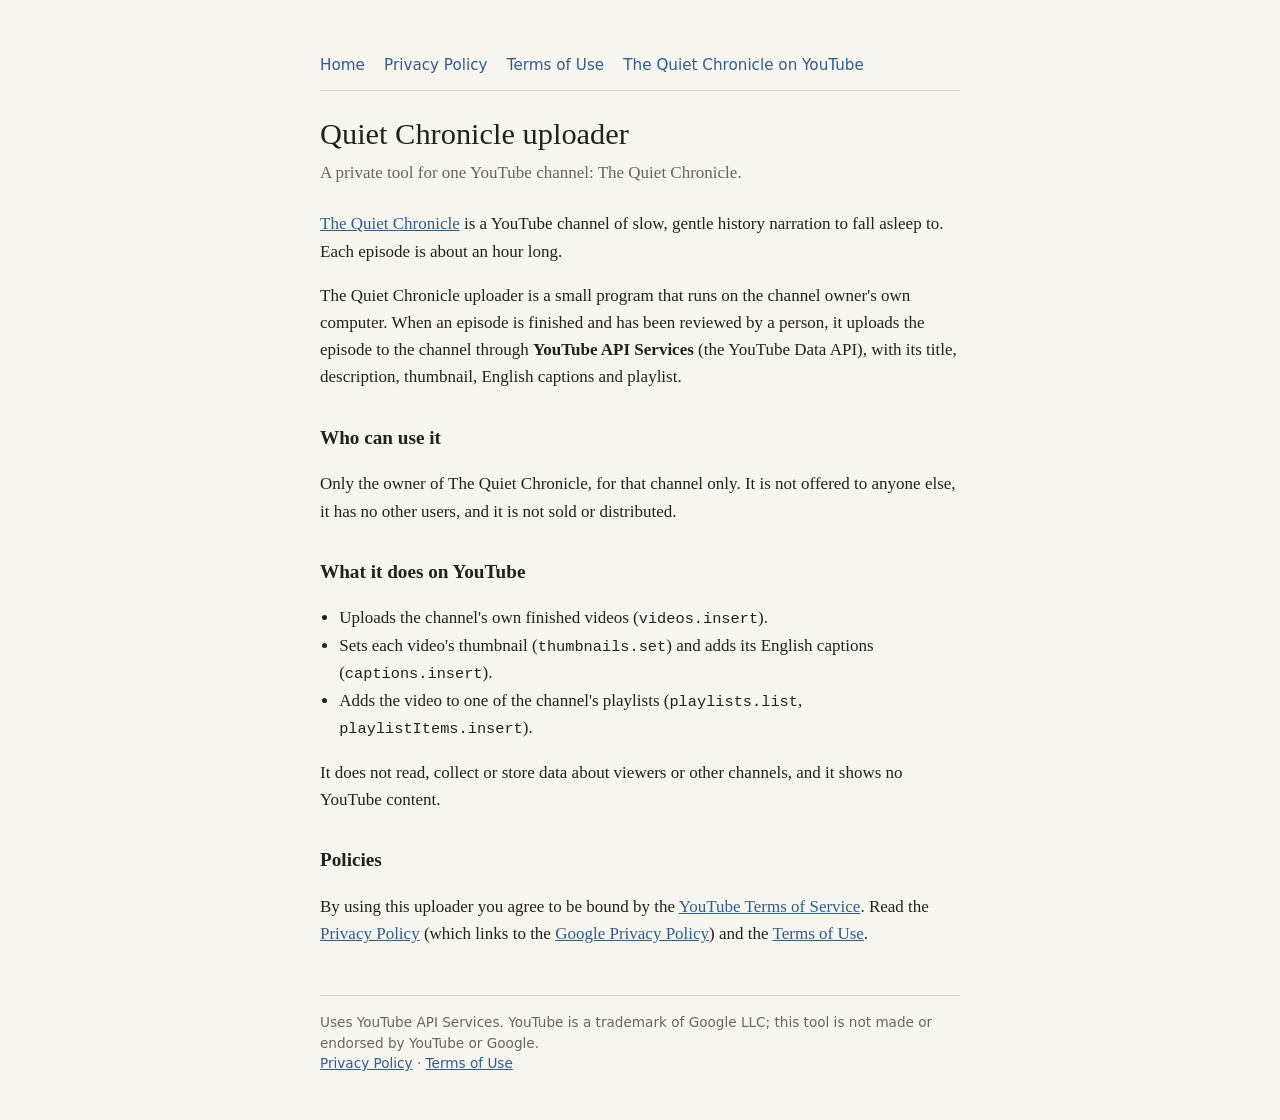
<file: index.html>
<!doctype html>
<html lang="en">
<head>
<meta charset="utf-8">
<meta name="viewport" content="width=device-width, initial-scale=1">
<title>Quiet Chronicle uploader</title>
<meta name="description" content="The private tool The Quiet Chronicle uses to upload its own videos to its own YouTube channel.">
<link rel="stylesheet" href="style.css">
</head>
<body>
<main>
<nav>
  <a href="./">Home</a>
  <a href="privacy.html">Privacy Policy</a>
  <a href="terms.html">Terms of Use</a>
  <a href="https://www.youtube.com/@thequietchroniclehistory">The Quiet Chronicle on YouTube</a>
</nav>

<h1>Quiet Chronicle uploader</h1>
<p class="sub">A private tool for one YouTube channel: The Quiet Chronicle.</p>

<p><a href="https://www.youtube.com/@thequietchroniclehistory">The Quiet Chronicle</a> is a YouTube
channel of slow, gentle history narration to fall asleep to. Each episode is about an hour long.</p>

<p>The Quiet Chronicle uploader is a small program that runs on the channel owner's own computer.
When an episode is finished and has been reviewed by a person, it uploads the episode to the
channel through <strong>YouTube API Services</strong> (the YouTube Data API), with its title,
description, thumbnail, English captions and playlist.</p>

<h2>Who can use it</h2>
<p>Only the owner of The Quiet Chronicle, for that channel only. It is not offered to anyone else, it
has no other users, and it is not sold or distributed.</p>

<h2>What it does on YouTube</h2>
<ul>
  <li>Uploads the channel's own finished videos (<code>videos.insert</code>).</li>
  <li>Sets each video's thumbnail (<code>thumbnails.set</code>) and adds its English captions
      (<code>captions.insert</code>).</li>
  <li>Adds the video to one of the channel's playlists (<code>playlists.list</code>,
      <code>playlistItems.insert</code>).</li>
</ul>
<p>It does not read, collect or store data about viewers or other channels, and it shows no
YouTube content.</p>

<h2>Policies</h2>
<p>By using this uploader you agree to be bound by the
<a href="https://www.youtube.com/t/terms">YouTube Terms of Service</a>. Read the
<a href="privacy.html">Privacy Policy</a> (which links to the
<a href="https://policies.google.com/privacy">Google Privacy Policy</a>) and the
<a href="terms.html">Terms of Use</a>.</p>

<footer>
  Uses YouTube API Services. YouTube is a trademark of Google LLC; this tool is not made or endorsed by
  YouTube or Google.<br>
  <a href="privacy.html">Privacy Policy</a> · <a href="terms.html">Terms of Use</a>
</footer>
</main>
</body>
</html>
</file>
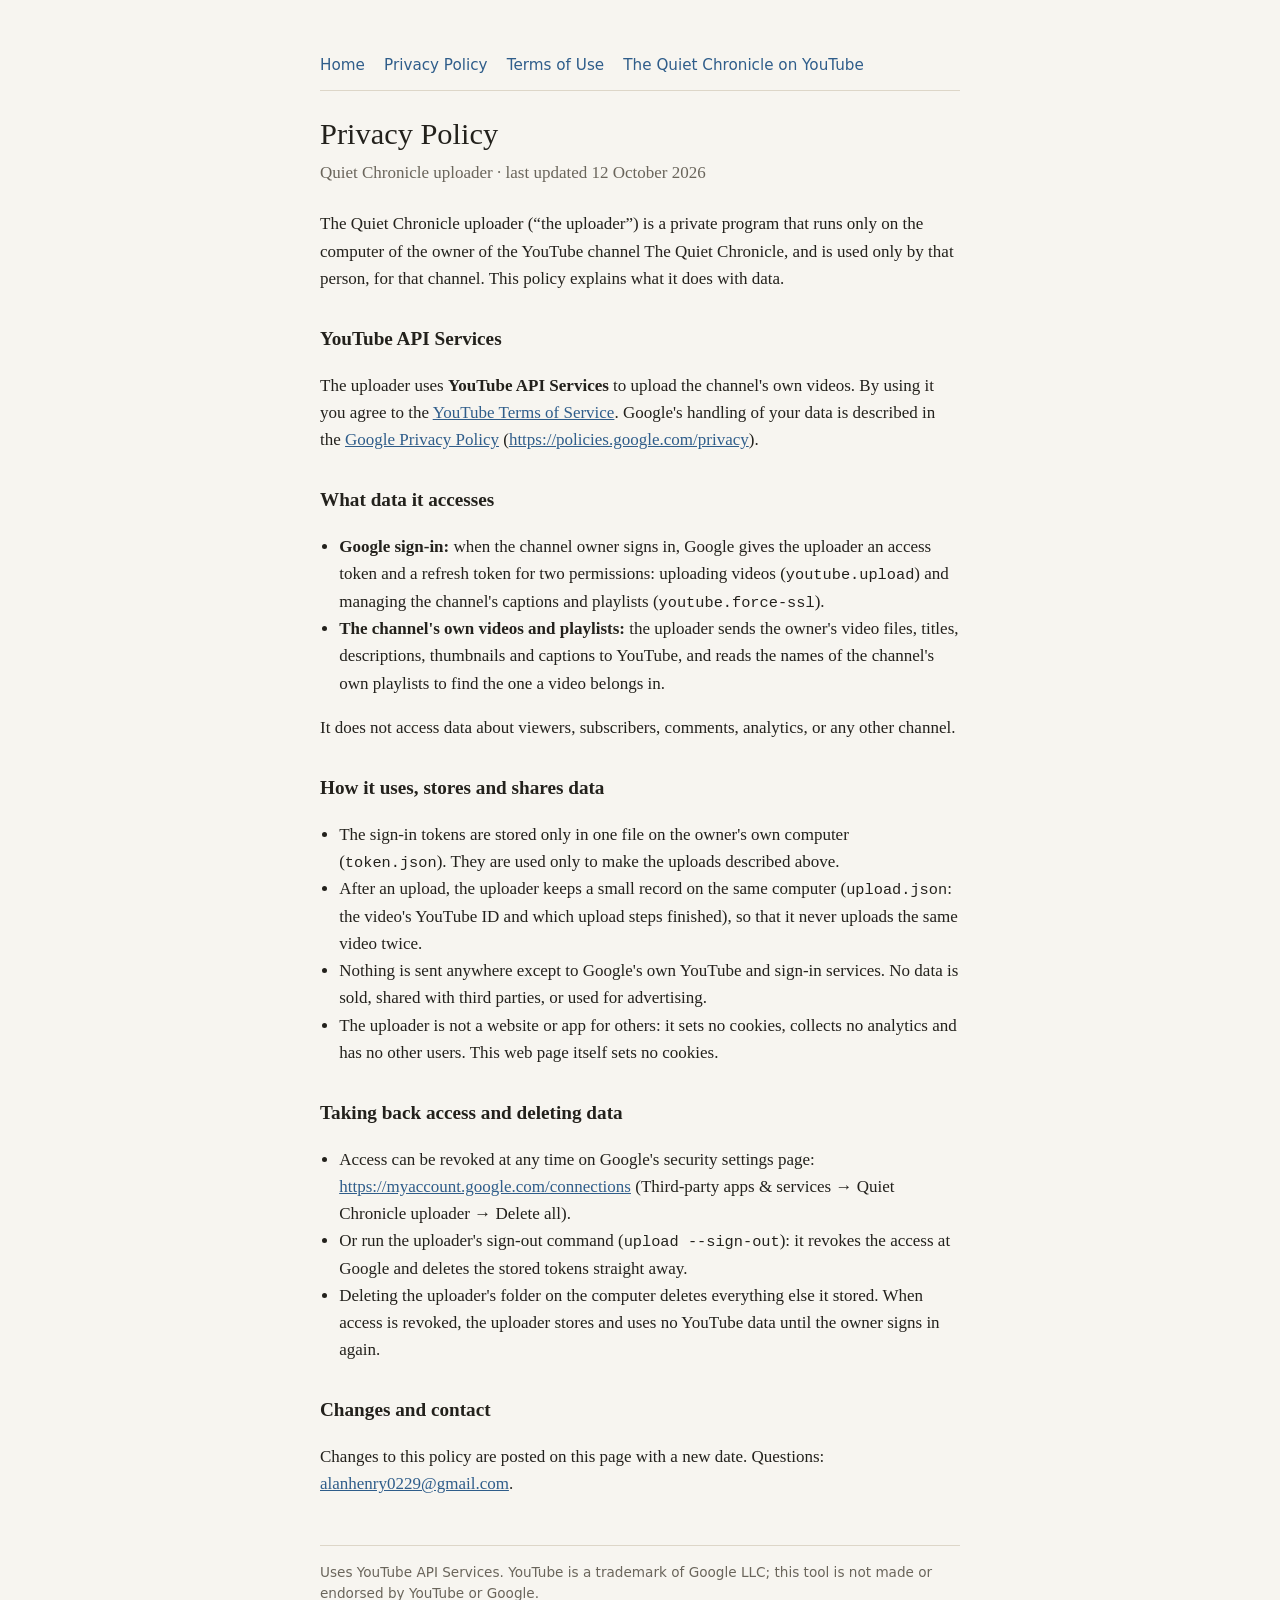
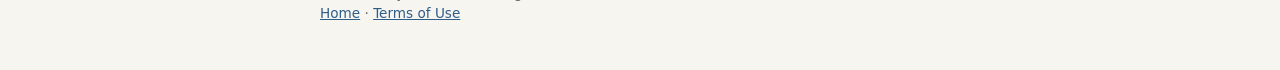
<file: privacy.html>
<!doctype html>
<html lang="en">
<head>
<meta charset="utf-8">
<meta name="viewport" content="width=device-width, initial-scale=1">
<title>Uploader Privacy Policy</title>
<meta name="description" content="Privacy Policy of the Quiet Chronicle uploader.">
<link rel="stylesheet" href="style.css">
</head>
<body>
<main>
<nav>
  <a href="./">Home</a>
  <a href="privacy.html">Privacy Policy</a>
  <a href="terms.html">Terms of Use</a>
  <a href="https://www.youtube.com/@thequietchroniclehistory">The Quiet Chronicle on YouTube</a>
</nav>

<h1>Privacy Policy</h1>
<p class="sub">Quiet Chronicle uploader · last updated 12 October 2026</p>

<p>The Quiet Chronicle uploader (“the uploader”) is a private program that runs only on the computer of
the owner of the YouTube channel The Quiet Chronicle, and is used only by that person, for that
channel. This policy explains what it does with data.</p>

<h2>YouTube API Services</h2>
<p>The uploader uses <strong>YouTube API Services</strong> to upload the channel's own videos. By
using it you agree to the <a href="https://www.youtube.com/t/terms">YouTube Terms of Service</a>.
Google's handling of your data is described in the
<a href="https://policies.google.com/privacy">Google Privacy Policy</a>
(<a href="https://policies.google.com/privacy">https://policies.google.com/privacy</a>).</p>

<h2>What data it accesses</h2>
<ul>
  <li><strong>Google sign-in:</strong> when the channel owner signs in, Google gives the uploader an
      access token and a refresh token for two permissions: uploading videos
      (<code>youtube.upload</code>) and managing the channel's captions and playlists
      (<code>youtube.force-ssl</code>).</li>
  <li><strong>The channel's own videos and playlists:</strong> the uploader sends the owner's video
      files, titles, descriptions, thumbnails and captions to YouTube, and reads the names of the
      channel's own playlists to find the one a video belongs in.</li>
</ul>
<p>It does not access data about viewers, subscribers, comments, analytics, or any other channel.</p>

<h2>How it uses, stores and shares data</h2>
<ul>
  <li>The sign-in tokens are stored only in one file on the owner's own computer
      (<code>token.json</code>). They are used only to make the uploads described above.</li>
  <li>After an upload, the uploader keeps a small record on the same computer
      (<code>upload.json</code>: the video's YouTube ID and which upload steps finished), so that it
      never uploads the same video twice.</li>
  <li>Nothing is sent anywhere except to Google's own YouTube and sign-in services. No data is
      sold, shared with third parties, or used for advertising.</li>
  <li>The uploader is not a website or app for others: it sets no cookies, collects no analytics
      and has no other users. This web page itself sets no cookies.</li>
</ul>

<h2>Taking back access and deleting data</h2>
<ul>
  <li>Access can be revoked at any time on Google's security settings page:
      <a href="https://myaccount.google.com/connections">https://myaccount.google.com/connections</a>
      (Third-party apps &amp; services → Quiet Chronicle uploader → Delete all).</li>
  <li>Or run the uploader's sign-out command (<code>upload --sign-out</code>): it revokes the access
      at Google and deletes the stored tokens straight away.</li>
  <li>Deleting the uploader's folder on the computer deletes everything else it stored. When access
      is revoked, the uploader stores and uses no YouTube data until the owner signs in again.</li>
</ul>

<h2>Changes and contact</h2>
<p>Changes to this policy are posted on this page with a new date. Questions:
<a href="mailto:alanhenry0229@gmail.com">alanhenry0229@gmail.com</a>.</p>

<footer>
  Uses YouTube API Services. YouTube is a trademark of Google LLC; this tool is not made or endorsed by
  YouTube or Google.<br>
  <a href="./">Home</a> · <a href="terms.html">Terms of Use</a>
</footer>
</main>
</body>
</html>
</file>
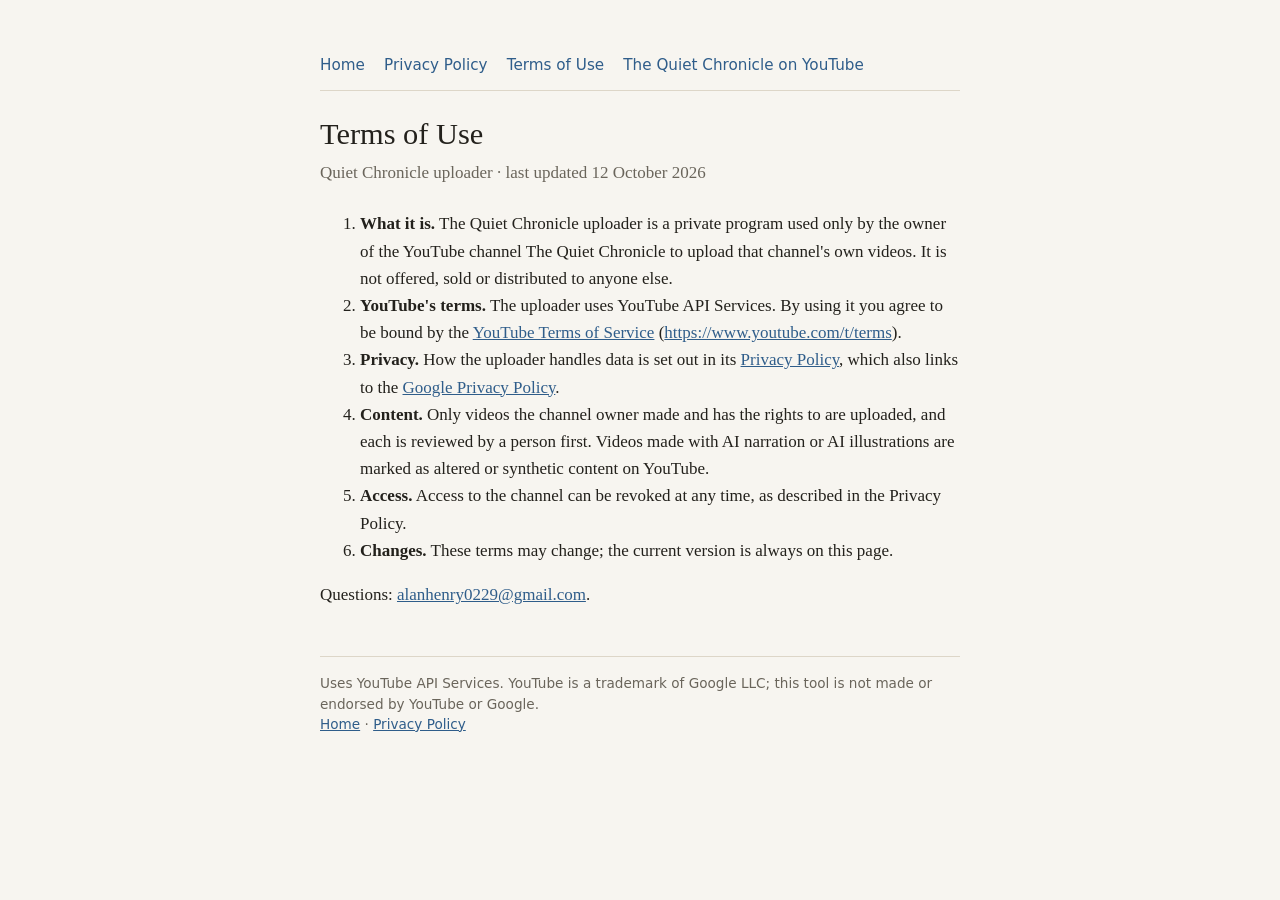
<file: terms.html>
<!doctype html>
<html lang="en">
<head>
<meta charset="utf-8">
<meta name="viewport" content="width=device-width, initial-scale=1">
<title>Uploader Terms of Use</title>
<meta name="description" content="Terms of Use of the Quiet Chronicle uploader.">
<link rel="stylesheet" href="style.css">
</head>
<body>
<main>
<nav>
  <a href="./">Home</a>
  <a href="privacy.html">Privacy Policy</a>
  <a href="terms.html">Terms of Use</a>
  <a href="https://www.youtube.com/@thequietchroniclehistory">The Quiet Chronicle on YouTube</a>
</nav>

<h1>Terms of Use</h1>
<p class="sub">Quiet Chronicle uploader · last updated 12 October 2026</p>

<ol>
  <li><strong>What it is.</strong> The Quiet Chronicle uploader is a private program used only by the
      owner of the YouTube channel The Quiet Chronicle to upload that channel's own videos. It is
      not offered, sold or distributed to anyone else.</li>
  <li><strong>YouTube's terms.</strong> The uploader uses YouTube API Services. By using it you agree
      to be bound by the <a href="https://www.youtube.com/t/terms">YouTube Terms of Service</a>
      (<a href="https://www.youtube.com/t/terms">https://www.youtube.com/t/terms</a>).</li>
  <li><strong>Privacy.</strong> How the uploader handles data is set out in its
      <a href="privacy.html">Privacy Policy</a>, which also links to the
      <a href="https://policies.google.com/privacy">Google Privacy Policy</a>.</li>
  <li><strong>Content.</strong> Only videos the channel owner made and has the rights to are uploaded,
      and each is reviewed by a person first. Videos made with AI narration or AI illustrations are
      marked as altered or synthetic content on YouTube.</li>
  <li><strong>Access.</strong> Access to the channel can be revoked at any time, as described in the
      Privacy Policy.</li>
  <li><strong>Changes.</strong> These terms may change; the current version is always on this page.</li>
</ol>

<p>Questions: <a href="mailto:alanhenry0229@gmail.com">alanhenry0229@gmail.com</a>.</p>

<footer>
  Uses YouTube API Services. YouTube is a trademark of Google LLC; this tool is not made or endorsed by
  YouTube or Google.<br>
  <a href="./">Home</a> · <a href="privacy.html">Privacy Policy</a>
</footer>
</main>
</body>
</html>
</file>
<file: style.css>
:root {
  --bg: #f7f5f0; --text: #23211c; --muted: #6a655b; --line: #ddd6c8; --link: #2f5d8a;
}
@media (prefers-color-scheme: dark) {
  :root:not([data-theme="light"]) {
    --bg: #15171c; --text: #e8e4da; --muted: #a39d90; --line: #33363d; --link: #8fb7e0;
  }
}
:root[data-theme="dark"] {
  --bg: #15171c; --text: #e8e4da; --muted: #a39d90; --line: #33363d; --link: #8fb7e0;
}
* { box-sizing: border-box; }
body {
  margin: 0; background: var(--bg); color: var(--text);
  font: 17px/1.6 Georgia, "Times New Roman", serif;
}
main { max-width: 42rem; margin: 0 auto; padding: 2.5rem 16px 3rem; }
h1 { font-size: 1.9rem; line-height: 1.25; margin: 0 0 .4rem; font-weight: normal; }
h2 { font-size: 1.2rem; margin: 2rem 0 .4rem; }
.sub { color: var(--muted); margin: 0 0 1.5rem; }
a { color: var(--link); }
nav { display: flex; flex-wrap: wrap; gap: .4rem 1.2rem; padding: .8rem 0; margin-bottom: 1.5rem;
      border-bottom: 1px solid var(--line); font-family: system-ui, sans-serif; font-size: .95rem; }
nav a { text-decoration: none; }
footer { margin-top: 3rem; padding-top: 1rem; border-top: 1px solid var(--line);
         color: var(--muted); font: .85rem/1.5 system-ui, sans-serif; }
ul { padding-left: 1.2rem; }
code { font-size: .9em; }
</file>
